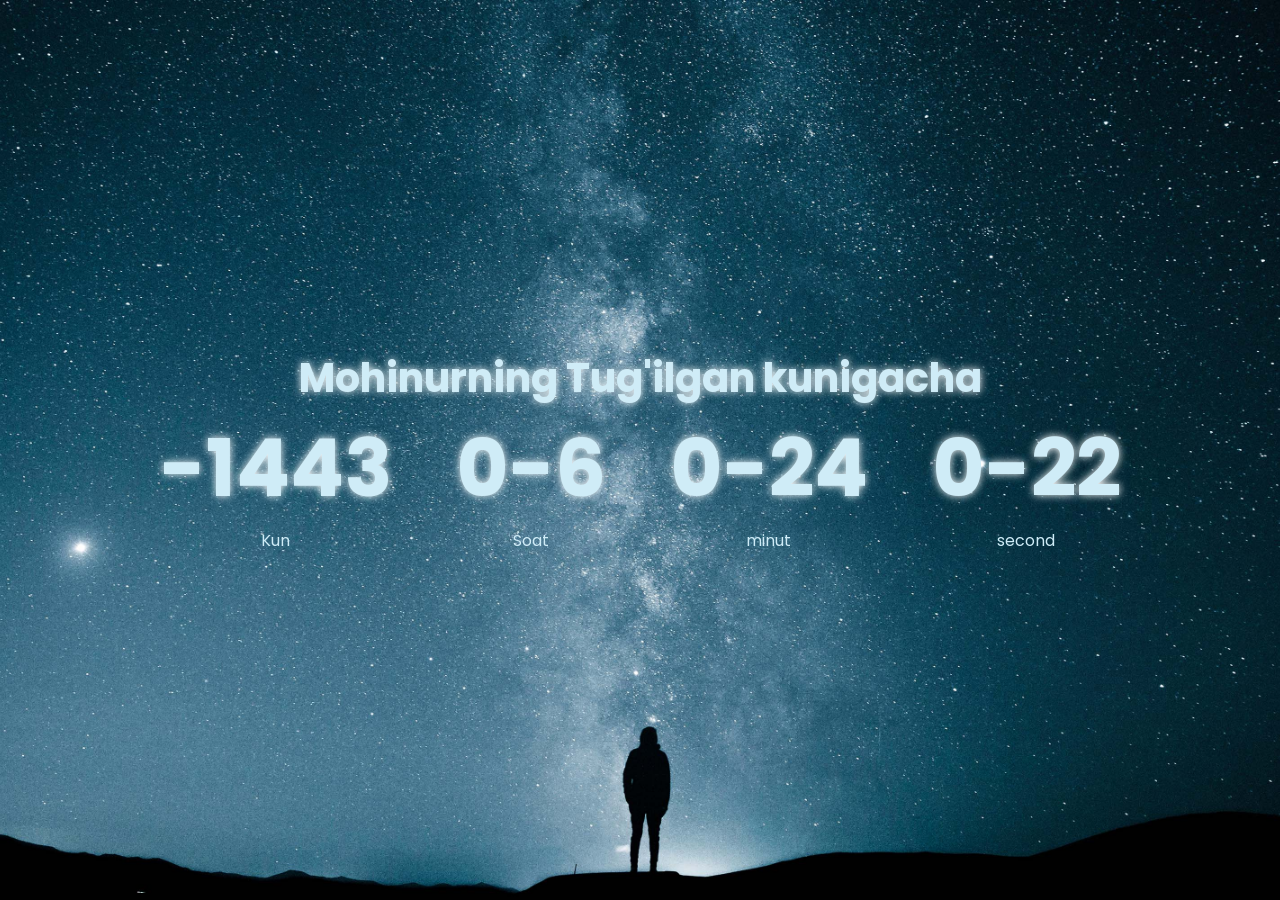
<file: countdown_timer/index.html>
<!DOCTYPE html>
<html lang="en">
  <head>
    <meta charset="UTF-8" />
    <meta http-equiv="X-UA-Compatible" content="IE=edge" />
    <meta name="viewport" content="width=device-width, initial-scale=1.0" />
    <title>Countdown Timer</title>
    <link rel="stylesheet" href="styled.css" />
    <script src="script.js" defer></script>
  </head>
  <body>
    <h1>
      <!-- Remaining time <br />
      until the new year -->
      <!-- Remaining time until <br />fajr prayer -->
      Mohinurning Tug'ilgan kunigacha
    </h1>
    <div class="countdown-container">
      <div class="days-c">
        <p class="big-text" id="days">0</p>
        <span>Kun</span>
      </div>
      <div class="hours-c">
        <p class="big-text" id="hours">0</p>
        <span>Soat</span>
      </div>
      <div class="minutes-c">
        <p class="big-text" id="minutes">0</p>
        <span>minut</span>
      </div>
      <div class="seconds-c">
        <p class="big-text" id="seconds">0</p>
        <span>second</span>
      </div>
    </div>
  </body>
</html>
</file>
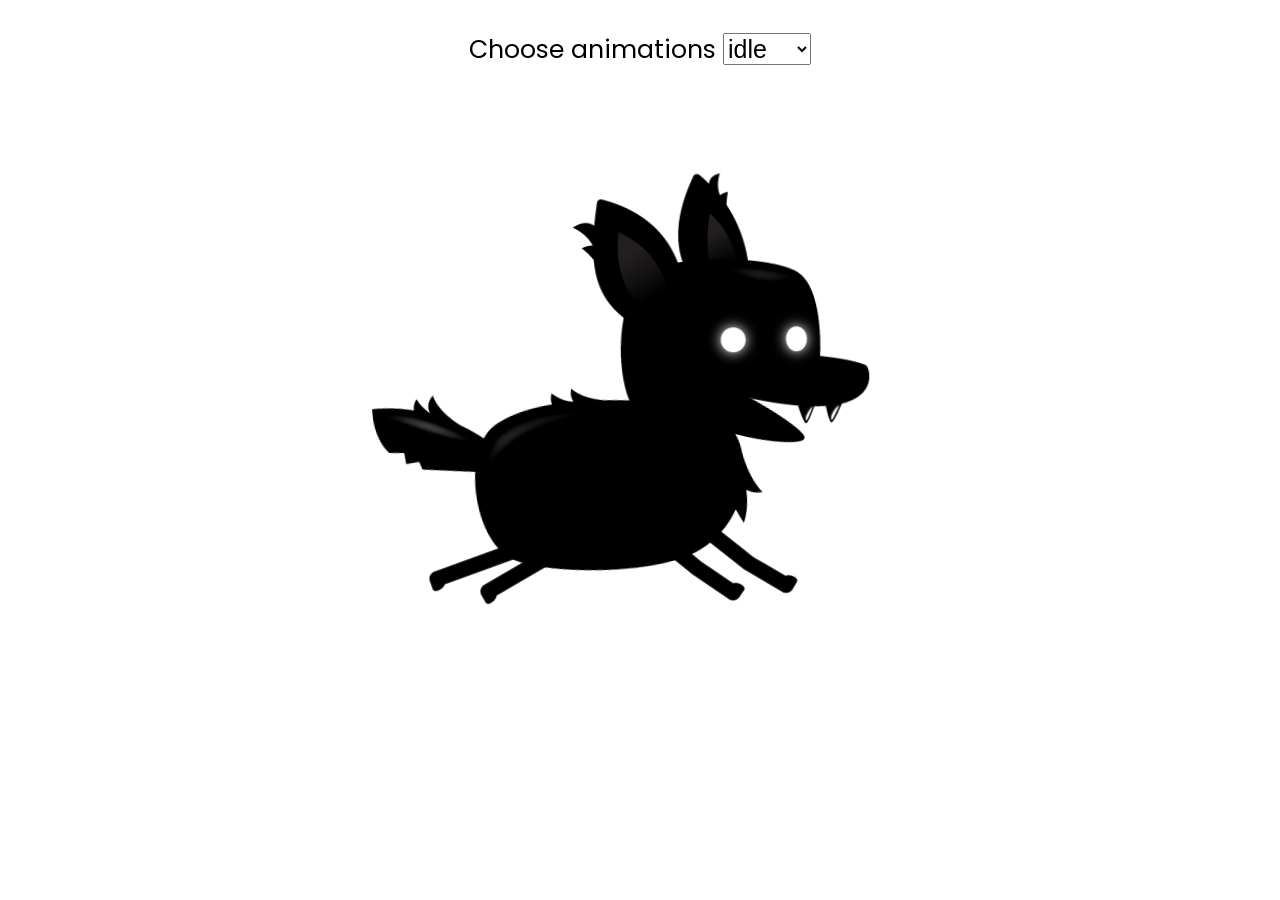
<file: Game/index.html>
<!DOCTYPE html>
<html lang="en">
  <head>
    <meta charset="UTF-8" />
    <meta http-equiv="X-UA-Compatible" content="IE=edge" />
    <meta name="viewport" content="width=device-width, initial-scale=1.0" />
    <title>Document</title>
    <link rel="stylesheet" href="styled.css" />
  </head>
  <body>
    <canvas id="canvas1"></canvas>

    <div class="controls">
      <label for="animations">Choose animations</label>
      <select name="animations" id="animations">

        <option value="idle">idle</option>
        <option value="jump">jump</option>
        <option value="fall">fall</option>
        <option value="run">run</option>
        <option value="dizzy">dizzy</option>
        <option value="sit">sit</option>
        <option value="roll">roll</option>
        <option value="bit">bit</option>
        <option value="ko">ko</option>
        <option value="getHit">getHit</option>
        
      </select>
    </div>
    <script src="script.js" defer></script>
  </body>
</html>
</file>
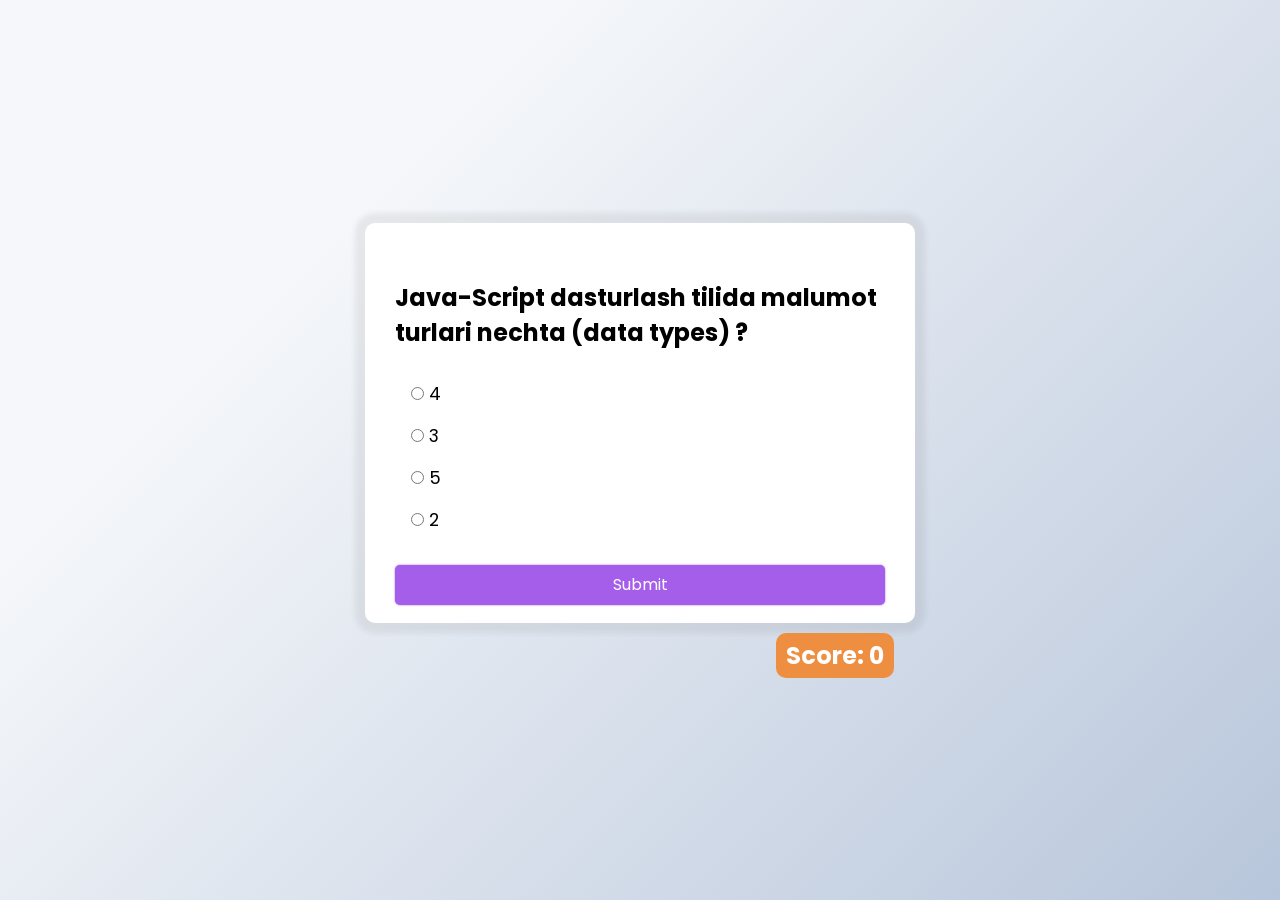
<file: quiz-app/index.html>
<!DOCTYPE html>
<html lang="en">
  <head>
    <meta charset="UTF-8" />
    <meta http-equiv="X-UA-Compatible" content="IE=edge" />
    <meta name="viewport" content="width=device-width, initial-scale=1.0" />
    <title>quiz app</title>
    <link rel="stylesheet" href="styled.css" />
    <script src="script.js" defer></script>
  </head>
  <body>
   
    <div class="quiz-c">
      <h2 id="question">Question Text</h2>
      <ul>
        <li>
          <input class="answer" type="radio" name="answer" id="a" /><label
            id="a_text"
            for="a"
            >Answer</label
          >
        </li>
        <li>
          <input class="answer" type="radio" name="answer" id="b" /><label
            for="b"
            id="b_text"
            >Answer</label
          >
        </li>
        <li>
          <input class="answer" type="radio" name="answer" id="c" /><label
            for="c"
            id="c_text"
            >Answer</label
          >
        </li>
        <li>
          <input class="answer" type="radio" name="answer" id="d" /><label
            for="d"
            id="d_text"
            >Answer</label
          >
        </li>
      </ul>
      <button id="submit">Submit</button>
    </div>
    <h2 id="score">Score: 0</h2>
  </body>
</html>
</file>
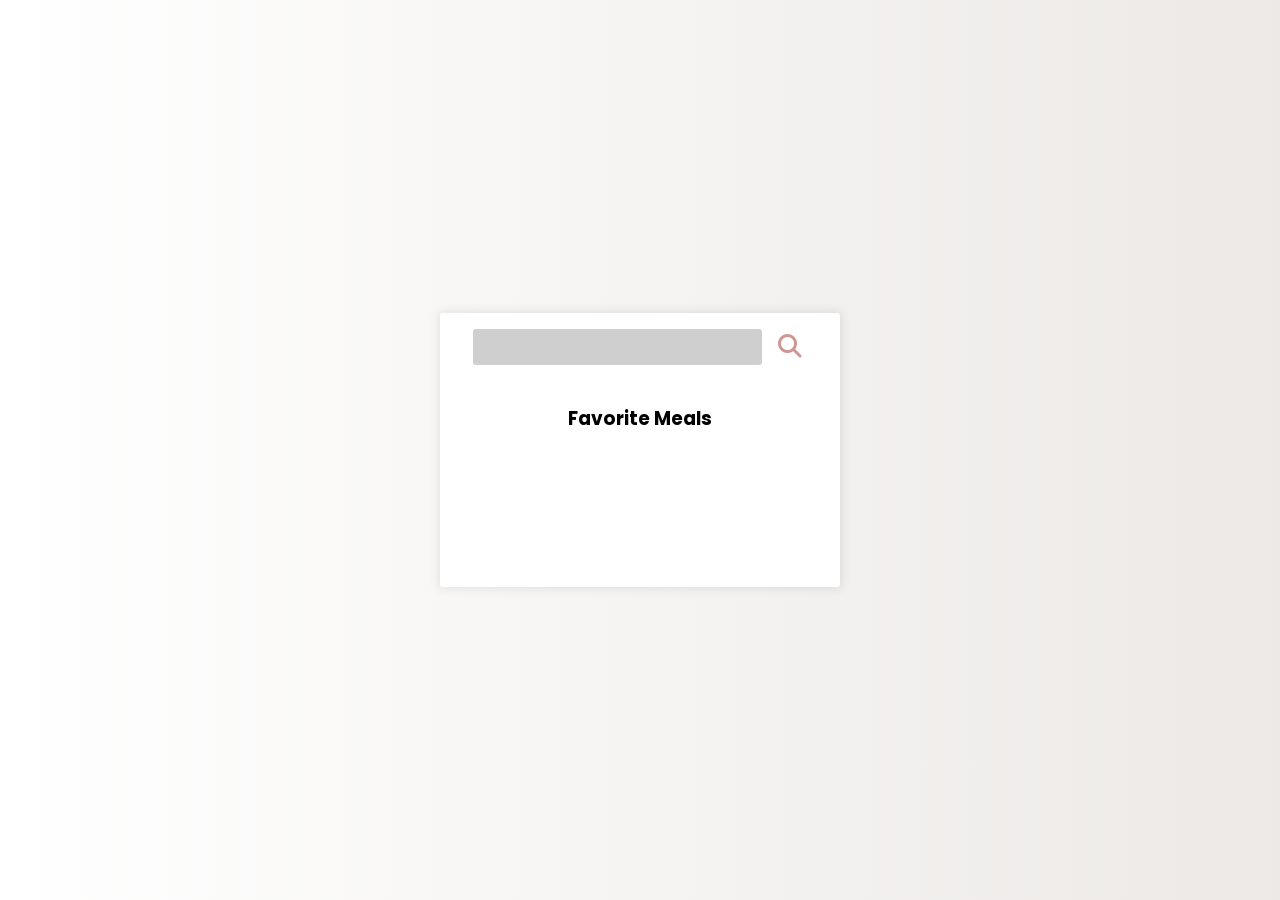
<file: recipy app/index.html>
<!DOCTYPE html>
<html lang="en">
  <head>
    <meta charset="UTF-8" />
    <meta http-equiv="X-UA-Compatible" content="IE=edge" />
    <meta name="viewport" content="width=device-width, initial-scale=1.0" />
    <title>Recipes App</title>
    <link rel="stylesheet" href="styled.css" />
    <link rel="stylesheet" href="https://cdnjs.cloudflare.com/ajax/libs/font-awesome/6.2.0/css/all.min.css">
    <script src="script.js" defer></script>
  </head>
  <body>
    <div class="mobile-container">
      <header>
        <input type="text">
        <button id="search" ><i class="fas fa-search"></i></button>
      </header>
      <div class="fav-container">
        <h3>Favorite Meals</h3>
        <ul class="fav-meals" id="fav-meals">
        
      
        </ul>
      </div>
      <div class="meals" id="meals">
        
      </div>
    </div>
  </body>
</html>
</file>
<file: countdown_timer/styled.css>
@import url("https://fonts.googleapis.com/css2?family=Poppins&display=swap");
* {
  box-sizing: border-box;
  margin: 0;
  padding: 0;
}
body {
  background-image: url("946249.jpg");
  min-height: 100vh;
  text-align: center;
  background-size: cover;
  background-position: center;
  background-repeat: no-repeat;
  font-family: "Poppins", sans-serif;
  color: rgb(207, 236, 247);
  display: flex;
  align-items: center;
  justify-content: center;
  flex-direction: column;
}
h1 {
  text-shadow: 0px 0px 8px white;
  font-size: 2.5rem;
}
.big-text {
  font-size: 5rem;
  margin: 0 2rem;
  font-weight: bold;
  text-shadow: 0px 0px 8px white;
}
.countdown-container {
  display: flex;
  flex-wrap: wrap;
  justify-content: center;
  padding: 0px 40px;
}
span {
  font-size: 1rem;
}
div {
  text-align: center;
  /* width: 100%; */
}
</file>
<file: Game/styled.css>
@import url("https://fonts.googleapis.com/css2?family=Poppins:ital@1&display=swap");
* {
  box-sizing: border-box;
}
body {
  font-family: "Poppins", sans-serif;
  margin: 0px;
}

#canvas1{
  /* border: 5px solid black; */
  position: absolute;
  top: 50%;
  left: 50%;
transform: translate(-50%,-50%);
 width: 600px;
 height: 600px; 
}
.controls{
  position: absolute;
    top: 50px;
    left: 50%;
    transform: translate(-50%, -50%);
}
.controls, select, option {
  font-size: 25px;
}
</file>
<file: quiz-app/styled.css>
@import url("https://fonts.googleapis.com/css2?family=Poppins&display=swap");
* {
  box-sizing: border-box;
  margin: 0px;
  padding: 0px;
}
body {
  display: flex;
  align-items: center;
  justify-content: center;
  flex-direction: column;
  font-family: "Poppins", sans-serif;
  background-color: #b8c6db;
  background-image: linear-gradient(315deg, #b8c6db 0%, #f5f7fa 74%);
  min-height: 100vh;
}
.quiz-c {
  background-color: #ffff;
  width: 550px;
  height: 400px;
  border-radius: 10px;
  box-shadow: 0px 0px 5px 10px rgba(100, 100, 100, 0.1);
  padding: 50px 30px 10px 30px;
  display: flex;
  flex-direction: column;
  justify-content: space-around;
}
ul {
  list-style-type: none;
}
ul li {
  margin: 1rem 0rem;
  font-size: 1.1rem;
  margin-left: 1rem;
}
ul li input {
  margin-right: 5px;
  cursor: pointer;
}
button {
  height: 40px;
  background-color: #a55eea;
  color: white;
  font-family: inherit;
  border: none;
  display: block;
  font-size: 1rem;
  border-radius: 5px;
  cursor: pointer;
  box-shadow: 0px 0px 2px #a55eea;
}
button:active {
  transform: scale(0.98);
}
button:hover {
  background-color: #9740ed;
}
#score{
  background-color:#ed8e40 ;
  color: white;
  padding: 5px 10px;
  border-radius: 10px;
  margin-right: -390px;
  margin-top: 10px;
}
</file>
<file: recipy app/styled.css>
@import url("https://fonts.googleapis.com/css2?family=Poppins:ital@1&display=swap");
* {
  box-sizing: border-box;
}
body {
  font-family: "Poppins", sans-serif;
  margin: 0px;
  background: #ECE9E6;
  background: -webkit-linear-gradient(to right, #FFFFFF, #ECE9E6);
  background: linear-gradient(to right, #FFFFFF, #ECE9E6);
  
  display: flex;
  justify-content: center;
  align-items: center;
  min-height: 100vh;
  
}
img{
  max-width: 100%;
}
.mobile-container{
  background-color: white;
  width: 400px;
  box-shadow: 0 0 10px 2px #3333331a;
  border-radius:3px ;
  overflow: hidden;
}
header{
  display: flex;
  align-items: center;
  justify-content: center;
  padding: 1rem;

}

header input{
  background-color: rgb(207, 207, 207);
  border: none;
  border-radius: 3px ;
  padding: 0.5rem 1rem  ;
  font-family: inherit;
}
header button {
  background-color: transparent;
  border: none;
  font-size: 1.5rem;
  margin-left: 10px;
  color: rgb(207, 150, 150);
  cursor: pointer;
}

.fav-container{
   padding: 0.25rem 1rem;
   text-align: center;
}
.fav-meals{
  height: 115px;
  display: flex;
  overflow: auto;
  list-style-type: none;
  padding: 3px;
}
::-webkit-scrollbar{
height: 10px;
cursor: pointer;
}
::-webkit-scrollbar-track {
  box-shadow: inset 0 0 5px grey;
  border-radius: 10px;
  cursor: pointer;
    
}
::-webkit-scrollbar-thumb {
  background: rgb(215, 117, 117);
  width: 10px;
  border-radius: 10px;
  max-width: 10px;
 
}
.fav-meals li{
max-width: 85px;
min-width: 85px;
position: relative;

}
.fav-meals li .close {
  background-color: transparent;
  border: none;
  position: absolute;
  top :-.4rem;
  right: -0.4rem;
  font-size: 1.2rem;
  opacity: 0;
}
.fav-meals li:hover .close{
  transition: all 1s;
  opacity: 1;
  cursor: pointer;
}
.fav-meals li img{
  border-radius: 50%;
  height: 70px;
  width: 70px;
  object-fit: cover;
  border: 3px solid rgb(215, 117, 117);
  box-shadow: 0 0 10px 2px #3333331a;
  
}
.fav-meals li img:hover{
  margin-top: -2px;
  cursor: pointer;
    height: 73px;
      width: 73px
}
.fav-meals li span{
  font-size: 0.9rem;
}


.meal{
    margin: 1.5rem;
    box-shadow: 0 0 10px 2px #3333331a;
    border-radius: 3px;
    overflow: hidden;
}

.meal-header{
  position: relative;
}

.random{
  position: absolute;
  top: 1rem;
  background-color: #fff;
  padding:0.25rem 0.5rem;
  border-radius: 0px 3px 3px 0px;
  border-bottom: 3px solid red;
}

.meal-header img{
  height: 250px;
  width: 100%;
  object-fit: cover;
}

.meal-body{
display: flex;
align-items: center;
justify-content: space-between;
padding: 1rem;
border-bottom: 3px solid red;
}

.meal-body h4{
  margin: 0;
}

.meal-body .fav-btn{
  background-color: transparent;
  border: none;
  font-size: 1.2rem;
  cursor: pointer;
  color: #abaaaa;
}

.meal-body .fav-btn.active {
color: rebeccapurple;

}
</file>
